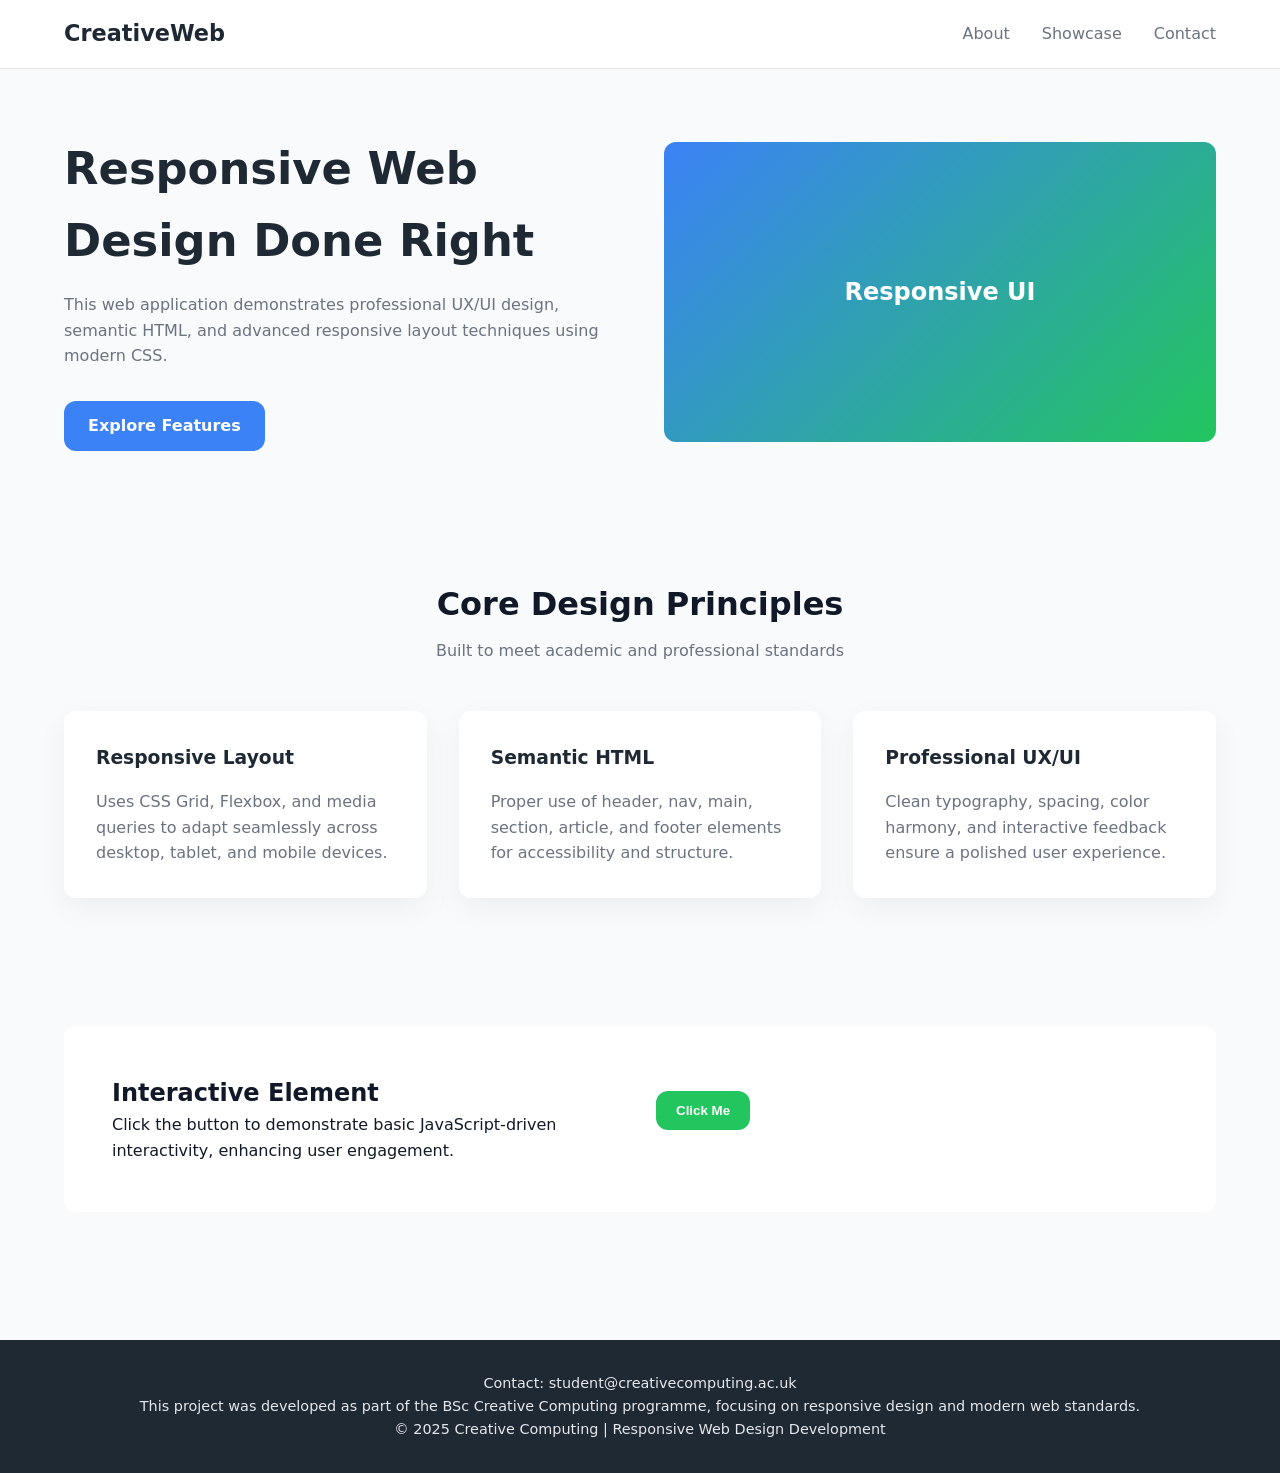
<file: index.html>
<!DOCTYPE html>
<html lang="en">
<head>
  <!-- sets character encoding -->
  <meta charset="UTF-8" />

  <!-- makes the site scale correctly on mobile -->
  <meta name="viewport" content="width=device-width, initial-scale=1.0" />

  <!-- page title shown in browser tab -->
  <title>Responsive Web App | Creative Computing</title>

  <!-- internal css styles -->
  <style>
    /* css variables for colors and spacing */
    :root {
      --primary: #1f2933;      /* main dark color */
      --secondary: #3b82f6;    /* main blue color */
      --accent: #22c55e;       /* highlight color */
      --background: #f8fafc;   /* page background */
      --text: #111827;         /* main text color */
      --muted: #6b7280;        /* soft text color */
      --radius: 12px;          /* rounded corners */
      --transition: 0.3s ease; /* smooth animations */
    }

    /* removes default spacing and sets box model */
    * {
      box-sizing: border-box;
      margin: 0;
      padding: 0;
    }

    /* base styles for the page */
    body {
      font-family: system-ui, -apple-system, BlinkMacSystemFont, "Segoe UI", Roboto, sans-serif;
      line-height: 1.6;
      color: var(--text);
      background-color: var(--background);
    }

    /* makes images responsive */
    img {
      max-width: 100%;
      display: block;
    }

    /* removes underline from links */
    a {
      text-decoration: none;
      color: inherit;
    }

    /* centers content and limits width */
    .container {
      width: 90%;
      max-width: 1200px;
      margin: auto;
    }

    /* header stays at the top when scrolling */
    header {
      background: white;
      border-bottom: 1px solid #e5e7eb;
      position: sticky;
      top: 0;
      z-index: 1000;
    }

    /* main navigation layout */
    .nav {
      display: flex;
      justify-content: space-between;
      align-items: center;
      padding: 1rem 0;
    }

    /* site logo text */
    .logo {
      font-weight: 700;
      font-size: 1.4rem;
      color: var(--primary);
    }

    /* navigation links layout */
    .nav-links {
      display: flex;
      gap: 2rem;
    }

    /* navigation link style */
    .nav-links a {
      font-weight: 500;
      color: var(--muted);
      transition: color var(--transition);
    }

    /* link hover effect */
    .nav-links a:hover {
      color: var(--secondary);
    }

    /* hamburger icon for mobile */
    .menu-toggle {
      display: none;
      font-size: 1.6rem;
      cursor: pointer;
    }

    /* hero section layout */
    .hero {
      padding: 4rem 0;
      display: grid;
      grid-template-columns: 1fr 1fr;
      align-items: center;
      gap: 3rem;
    }

    /* hero heading */
    .hero-text h1 {
      font-size: 2.8rem;
      margin-bottom: 1rem;
      color: var(--primary);
    }

    /* hero paragraph text */
    .hero-text p {
      color: var(--muted);
      margin-bottom: 2rem;
    }

    /* button style */
    .btn {
      display: inline-block;
      padding: 0.75rem 1.5rem;
      background: var(--secondary);
      color: white;
      border-radius: var(--radius);
      font-weight: 600;
      transition: transform var(--transition), box-shadow var(--transition);
    }

    /* button hover animation */
    .btn:hover {
      transform: translateY(-3px);
      box-shadow: 0 10px 20px rgba(0,0,0,0.1);
    }

    /* hero image placeholder */
    .hero-image {
      background: linear-gradient(135deg, var(--secondary), var(--accent));
      border-radius: var(--radius);
      height: 300px;
      display: flex;
      align-items: center;
      justify-content: center;
      color: white;
      font-size: 1.5rem;
      font-weight: 600;
    }

    /* general section spacing */
    section {
      padding: 4rem 0;
    }

    /* section heading layout */
    .section-title {
      text-align: center;
      margin-bottom: 3rem;
    }

    /* section heading text */
    .section-title h2 {
      font-size: 2rem;
      margin-bottom: 0.5rem;
    }

    /* section sub text */
    .section-title p {
      color: var(--muted);
    }

    /* features grid layout */
    .features {
      display: grid;
      grid-template-columns: repeat(3, 1fr);
      gap: 2rem;
    }

    /* feature card style */
    .card {
      background: white;
      padding: 2rem;
      border-radius: var(--radius);
      box-shadow: 0 10px 30px rgba(0,0,0,0.05);
      transition: transform var(--transition);
    }

    /* card hover effect */
    .card:hover {
      transform: translateY(-5px);
    }

    /* card heading */
    .card h3 {
      margin-bottom: 1rem;
      color: var(--primary);
    }

    /* card text */
    .card p {
      color: var(--muted);
    }

    /* interactive section layout */
    .interactive {
      background: white;
      border-radius: var(--radius);
      padding: 3rem;
      display: grid;
      grid-template-columns: 1fr 1fr;
      gap: 2rem;
      align-items: center;
    }

    /* interactive button style */
    .interactive button {
      background: var(--accent);
      color: white;
      border: none;
      padding: 0.75rem 1.25rem;
      border-radius: var(--radius);
      font-weight: 600;
      cursor: pointer;
      transition: background var(--transition);
    }

    /* button hover color */
    .interactive button:hover {
      background: #16a34a;
    }

    /* footer style */
    footer {
      background: var(--primary);
      color: #e5e7eb;
      padding: 2rem 0;
      margin-top: 4rem;
    }

    /* footer text */
    footer p {
      text-align: center;
      font-size: 0.9rem;
    }

    /* tablet layout changes */
    @media (max-width: 900px) {
      .hero {
        grid-template-columns: 1fr;
        text-align: center;
      }

      .features {
        grid-template-columns: 1fr 1fr;
      }

      .interactive {
        grid-template-columns: 1fr;
      }
    }

    /* mobile layout changes */
    @media (max-width: 600px) {
      .nav-links {
        display: none;
        flex-direction: column;
        background: white;
        position: absolute;
        top: 70px;
        right: 5%;
        padding: 1.5rem;
        border-radius: var(--radius);
        box-shadow: 0 10px 30px rgba(0,0,0,0.1);
      }

      /* shows menu when active */
      .nav-links.show {
        display: flex;
      }

      /* shows hamburger icon */
      .menu-toggle {
        display: block;
      }

      /* stacks feature cards */
      .features {
        grid-template-columns: 1fr;
      }
    }
  </style>
</head>
<body>

  <!-- page header -->
  <header>
    <div class="container nav">
      <!-- site logo -->
      <div class="logo">CreativeWeb</div>

      <!-- navigation links -->
      <nav class="nav-links" id="navLinks">
        <a href="about.html">About</a>
        <a href="showcase.html">Showcase</a>
        <a href="#contact">Contact</a>
      </nav>

      <!-- hamburger menu icon -->
      <div class="menu-toggle" id="menuToggle">☰</div>
    </div>
  </header>

  <!-- main page content -->
  <main class="container">

    <!-- hero section -->
    <section class="hero">
      <div class="hero-text">
        <h1>Responsive Web Design Done Right</h1>
        <p>This web application demonstrates professional UX/UI design, semantic HTML, and advanced responsive layout techniques using modern CSS.</p>
        <a href="#features" class="btn">Explore Features</a>
      </div>

      <!-- hero visual -->
      <div class="hero-image">Responsive UI</div>
    </section>

    <!-- features section -->
    <section id="features">
      <div class="section-title">
        <h2>Core Design Principles</h2>
        <p>Built to meet academic and professional standards</p>
      </div>

      <!-- feature cards -->
      <div class="features">
        <article class="card">
          <h3>Responsive Layout</h3>
          <p>Uses CSS Grid, Flexbox, and media queries to adapt seamlessly across desktop, tablet, and mobile devices.</p>
        </article>

        <article class="card">
          <h3>Semantic HTML</h3>
          <p>Proper use of header, nav, main, section, article, and footer elements for accessibility and structure.</p>
        </article>

        <article class="card">
          <h3>Professional UX/UI</h3>
          <p>Clean typography, spacing, color harmony, and interactive feedback ensure a polished user experience.</p>
        </article>
      </div>
    </section>

    <!-- interactive section -->
    <section id="interactive">
      <div class="interactive">
        <div>
          <h2>Interactive Element</h2>
          <p>Click the button to demonstrate basic JavaScript-driven interactivity, enhancing user engagement.</p>
        </div>

        <div>
          <!-- interactive button -->
          <button id="actionBtn">Click Me</button>

          <!-- output text -->
          <p id="output" style="margin-top:1rem; color: var(--muted);"></p>
        </div>
      </div>
    </section>

  </main>

  <!-- page footer -->
  <footer id="contact">
    <div class="container">
      <p>
        Contact: student@creativecomputing.ac.uk<br>
        This project was developed as part of the BSc Creative Computing programme,
        focusing on responsive design and modern web standards.<br>
        © 2025 Creative Computing | Responsive Web Design Development
      </p>
    </div>
  </footer>

  <!-- javascript logic -->
  <script>
    // gets the menu icon
    const menuToggle = document.getElementById('menuToggle');

    // gets the navigation links
    const navLinks = document.getElementById('navLinks');

    // toggles mobile menu on click
    menuToggle.addEventListener('click', () => {
      navLinks.classList.toggle('show');
    });

    // gets the button
    const button = document.getElementById('actionBtn');

    // gets the output text
    const output = document.getElementById('output');

    // shows text when button is clicked
    button.addEventListener('click', () => {
      output.textContent = 'Interaction successful! This confirms JavaScript functionality.';
    });
  </script>

</body>
</html>
</file>
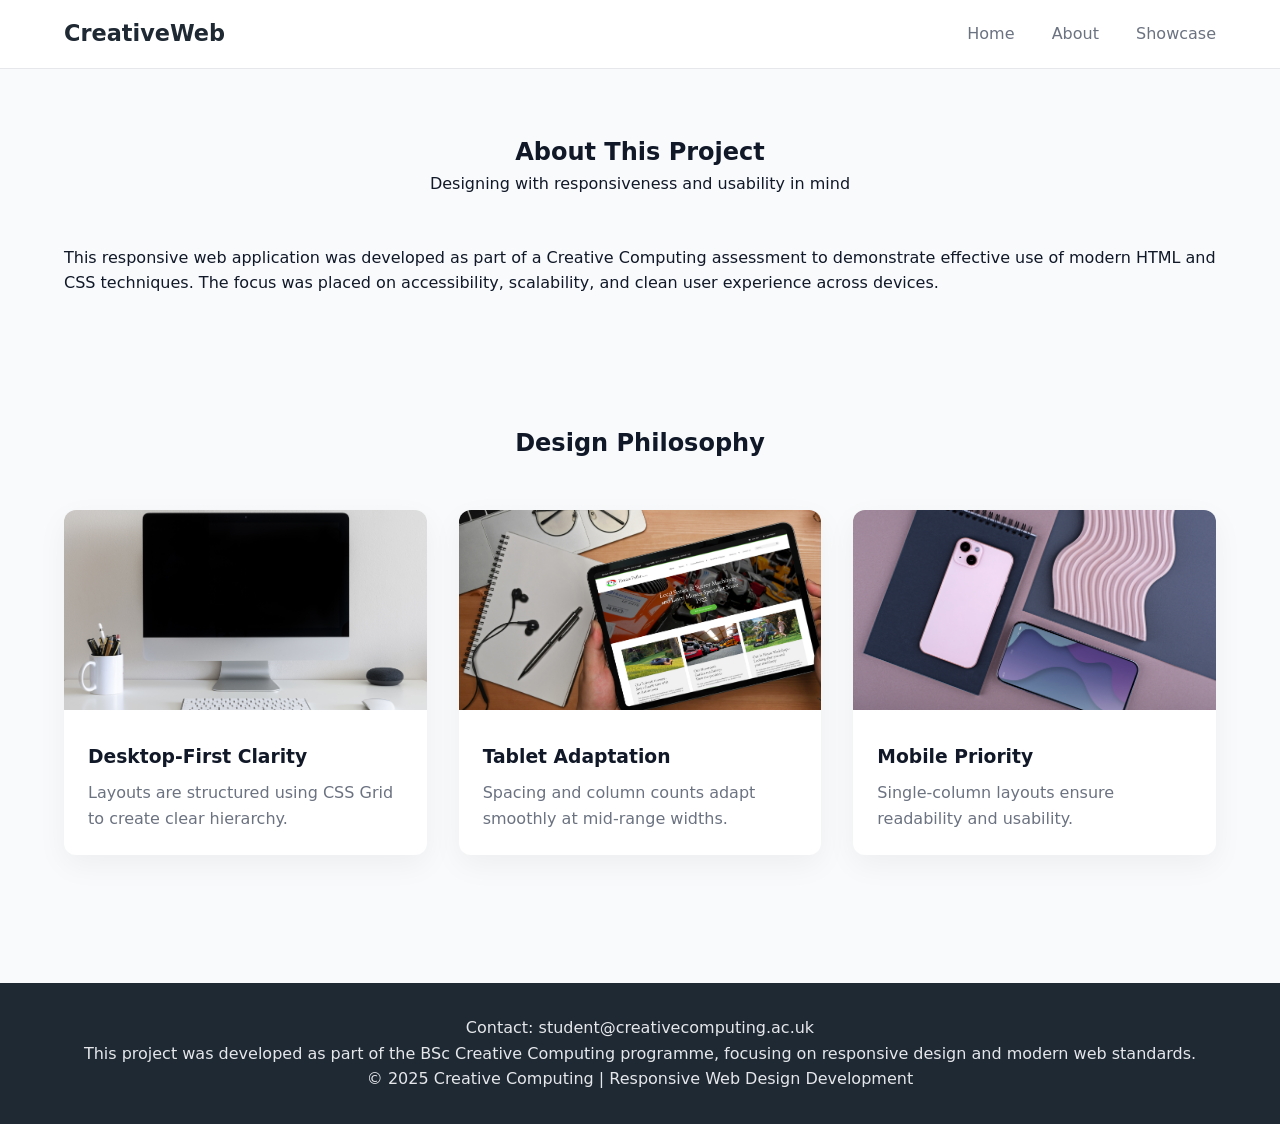
<file: about.html>
<!DOCTYPE html>
<html lang="en">
<head>
  <!-- sets character encoding -->
  <meta charset="UTF-8">

  <!-- makes page scale on mobile devices -->
  <meta name="viewport" content="width=device-width, initial-scale=1.0">

  <!-- page title shown in browser -->
  <title>About | CreativeWeb</title>

  <!-- links external css file -->
  <link rel="stylesheet" href="styles.css">
</head>
<body>

<!-- page header -->
<header>
  <div class="container nav">
    <!-- site logo -->
    <div class="logo">CreativeWeb</div>

    <!-- navigation links -->
    <nav>
      <a href="index.html">Home</a>
      <a href="about.html">About</a>
      <a href="showcase.html">Showcase</a>
    </nav>
  </div>
</header>

<!-- main page content -->
<main class="container">

  <!-- about section -->
  <section>
    <!-- section heading -->
    <div class="section-title">
      <h2>About This Project</h2>
      <p>Designing with responsiveness and usability in mind</p>
    </div>

    <!-- project description text -->
    <p>
      This responsive web application was developed as part of a Creative
      Computing assessment to demonstrate effective use of modern HTML and CSS
      techniques. The focus was placed on accessibility, scalability, and clean
      user experience across devices.
    </p>
  </section>

  <!-- design philosophy section -->
  <section>
    <!-- section heading -->
    <div class="section-title">
      <h2>Design Philosophy</h2>
    </div>

    <!-- grid layout for cards -->
    <div class="grid">

      <!-- desktop design card -->
      <div class="card">
        <!-- image for desktop layout -->
        <img src="laptop.jpg" alt="Desktop layout">

        <!-- card text content -->
        <div class="card-content">
          <h3>Desktop-First Clarity</h3>
          <p>Layouts are structured using CSS Grid to create clear hierarchy.</p>
        </div>
      </div>

      <!-- tablet design card -->
      <div class="card">
        <!-- image for tablet layout -->
        <img src="tablet.jpg" alt="Tablet layout">

        <!-- card text content -->
        <div class="card-content">
          <h3>Tablet Adaptation</h3>
          <p>Spacing and column counts adapt smoothly at mid-range widths.</p>
        </div>
      </div>

      <!-- mobile design card -->
      <div class="card">
        <!-- image for mobile layout -->
        <img src="phone.jpg" alt="Mobile layout">

        <!-- card text content -->
        <div class="card-content">
          <h3>Mobile Priority</h3>
          <p>Single-column layouts ensure readability and usability.</p>
        </div>
      </div>

    </div>
  </section>
</main>

<!-- page footer -->
<footer>
  <p>
    Contact: student@creativecomputing.ac.uk<br>
    This project was developed as part of the BSc Creative Computing programme,
    focusing on responsive design and modern web standards.<br>
    © 2025 Creative Computing | Responsive Web Design Development
  </p>
</footer>

</body>
</html>
</file>
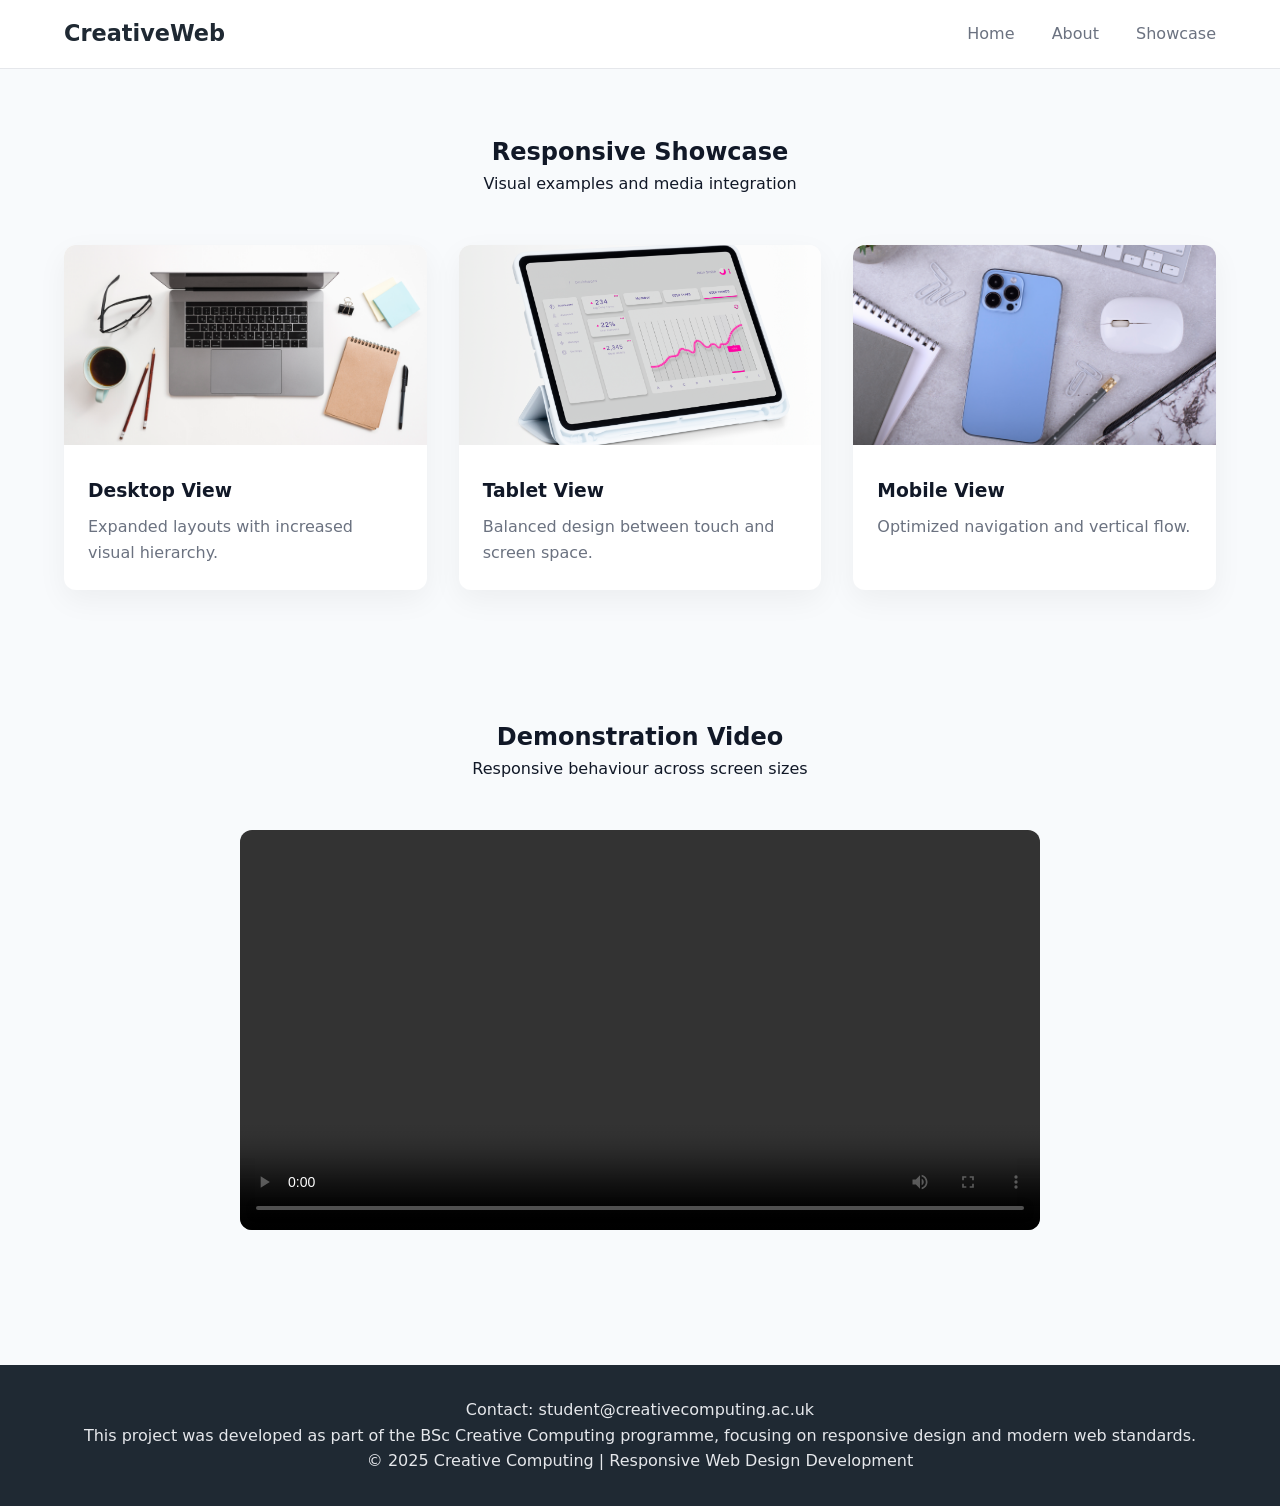
<file: showcase.html>
<!DOCTYPE html>
<html lang="en">
<head>
  <!-- sets character encoding -->
  <meta charset="UTF-8">

  <!-- allows responsive scaling on all devices -->
  <meta name="viewport" content="width=device-width, initial-scale=1.0">

  <!-- page title shown in browser tab -->
  <title>Showcase | CreativeWeb</title>

  <!-- links shared stylesheet -->
  <link rel="stylesheet" href="styles.css">
</head>
<body>

<!-- page header -->
<header>
  <div class="container nav">
    <!-- site logo -->
    <div class="logo">CreativeWeb</div>

    <!-- navigation menu -->
    <nav>
      <a href="index.html">Home</a>
      <a href="about.html">About</a>
      <a href="showcase.html">Showcase</a>
    </nav>
  </div>
</header>

<!-- main page content -->
<main class="container">

  <!-- showcase section -->
  <section>
    <!-- section heading -->
    <div class="section-title">
      <h2>Responsive Showcase</h2>
      <p>Visual examples and media integration</p>
    </div>

    <!-- grid layout for showcase cards -->
    <div class="grid">

      <!-- desktop example card -->
      <div class="card">
        <!-- desktop image -->
        <img src="laptop2.jpg" alt="Desktop UI">

        <!-- card text content -->
        <div class="card-content">
          <h3>Desktop View</h3>
          <p>Expanded layouts with increased visual hierarchy.</p>
        </div>
      </div>

      <!-- tablet example card -->
      <div class="card">
        <!-- tablet image -->
        <img src="tablet2.jpg" alt="Tablet UI">

        <!-- card text content -->
        <div class="card-content">
          <h3>Tablet View</h3>
          <p>Balanced design between touch and screen space.</p>
        </div>
      </div>

      <!-- mobile example card -->
      <div class="card">
        <!-- mobile image -->
        <img src="phone2.jpg" alt="Mobile UI">

        <!-- card text content -->
        <div class="card-content">
          <h3>Mobile View</h3>
          <p>Optimized navigation and vertical flow.</p>
        </div>
      </div>

    </div>
  </section>

  <!-- video demonstration section -->
  <section>
    <!-- section heading -->
    <div class="section-title">
      <h2>Demonstration Video</h2>
      <p>Responsive behaviour across screen sizes</p>
    </div>

    <!-- responsive video container -->
    <div class="video-wrapper">
      <!-- embedded video player -->
      <video controls>
        <!-- video source file -->
        <source src="demo.mp4" type="video/mp4">

        <!-- fallback text for unsupported browsers -->
        Your browser does not support the video tag.
      </video>
    </div>
  </section>

</main>

<!-- page footer -->
<footer>
  <p>
    Contact: student@creativecomputing.ac.uk<br>
    This project was developed as part of the BSc Creative Computing programme,
    focusing on responsive design and modern web standards.<br>
    © 2025 Creative Computing | Responsive Web Design Development
  </p>
</footer>

</body>
</html>
</file>
<file: styles.css>
/* global css variables */
:root {
  /* main dark color */
  --primary: #1f2933;

  /* main highlight color */
  --secondary: #3b82f6;

  /* accent color for buttons */
  --accent: #22c55e;

  /* page background color */
  --background: #f8fafc;

  /* main text color */
  --text: #111827;

  /* muted text color */
  --muted: #6b7280;

  /* rounded corner size */
  --radius: 12px;

  /* smooth animation timing */
  --transition: 0.3s ease;
}

/* reset spacing and sizing */
* {
  box-sizing: border-box;
  margin: 0;
  padding: 0;
}

/* base page styling */
body {
  /* system font stack */
  font-family: system-ui, -apple-system, BlinkMacSystemFont, "Segoe UI", Roboto, sans-serif;

  /* page background */
  background: var(--background);

  /* text color */
  color: var(--text);

  /* line spacing for readability */
  line-height: 1.6;
}

/* content wrapper */
.container {
  /* responsive width */
  width: 90%;

  /* max width on large screens */
  max-width: 1200px;

  /* center content */
  margin: auto;
}

/* site header */
header {
  /* white background */
  background: white;

  /* bottom border line */
  border-bottom: 1px solid #e5e7eb;
}

/* link reset */
a {
  /* remove underline */
  text-decoration: none;

  /* inherit text color */
  color: inherit;
}

/* navigation bar layout */
.nav {
  /* horizontal layout */
  display: flex;

  /* space between logo and links */
  justify-content: space-between;

  /* vertical alignment */
  align-items: center;

  /* spacing inside nav */
  padding: 1rem 0;
}

/* logo text */
.logo {
  /* bold text */
  font-weight: 700;

  /* larger size */
  font-size: 1.4rem;

  /* primary color */
  color: var(--primary);
}

/* navigation links */
nav a {
  /* space between links */
  margin-left: 2rem;

  /* medium font weight */
  font-weight: 500;

  /* muted color */
  color: var(--muted);
}

/* link hover effect */
nav a:hover {
  /* highlight color */
  color: var(--secondary);
}

/* section spacing */
section {
  /* vertical padding */
  padding: 4rem 0;
}

/* section heading wrapper */
.section-title {
  /* center text */
  text-align: center;

  /* space below title */
  margin-bottom: 3rem;
}

/* grid layout */
.grid {
  /* enable grid */
  display: grid;

  /* three equal columns */
  grid-template-columns: repeat(3, 1fr);

  /* space between items */
  gap: 2rem;
}

/* card container */
.card {
  /* white background */
  background: white;

  /* rounded corners */
  border-radius: var(--radius);

  /* hide overflow */
  overflow: hidden;

  /* soft shadow */
  box-shadow: 0 10px 30px rgba(0,0,0,0.05);

  /* hover animation */
  transition: transform var(--transition);
}

/* card hover movement */
.card:hover {
  /* lift card */
  transform: translateY(-5px);
}

/* card images */
.card img {
  /* full width */
  width: 100%;

  /* fixed height */
  height: 200px;

  /* crop image nicely */
  object-fit: cover;
}

/* card text area */
.card-content {
  /* inner spacing */
  padding: 1.5rem;
}

/* card title */
.card-content h3 {
  /* space below heading */
  margin-bottom: 0.5rem;
}

/* card paragraph */
.card-content p {
  /* muted text */
  color: var(--muted);
}

/* video container */
.video-wrapper {
  /* limit width */
  max-width: 800px;

  /* center video */
  margin: auto;
}

/* video element */
video {
  /* responsive width */
  width: 100%;

  /* rounded corners */
  border-radius: var(--radius);
}

/* footer section */
footer {
  /* dark background */
  background: var(--primary);

  /* light text */
  color: #e5e7eb;

  /* center text */
  text-align: center;

  /* vertical padding */
  padding: 2rem 0;

  /* space above footer */
  margin-top: 4rem;
}

/* =========================
   responsive layout
   ========================= */

/* tablet breakpoint */
@media (max-width: 900px) {
  /* reduce grid columns */
  .grid {
    grid-template-columns: 1fr 1fr;
  }
}

/* mobile breakpoint */
@media (max-width: 600px) {
  /* single column grid */
  .grid {
    grid-template-columns: 1fr;
  }

  /* reduce link spacing */
  nav a {
    margin-left: 1rem;
  }
}

/* =========================
   responsive navigation
   ========================= */

/* tablet nav adjustments */
@media (max-width: 900px) {

  /* smaller link spacing */
  nav a {
    margin-left: 1rem;

    /* slightly smaller text */
    font-size: 0.95rem;
  }

  /* wider container */
  .container {
    width: 95%;
  }
}

/* mobile nav layout */
@media (max-width: 600px) {

  /* stack nav items */
  .nav {
    flex-direction: column;

    /* center items */
    align-items: center;

    /* center text */
    text-align: center;
  }

  /* nav link container */
  nav {
    /* space from logo */
    margin-top: 1rem;

    /* vertical layout */
    display: flex;
    flex-direction: column;

    /* space between links */
    gap: 0.75rem;
  }

  /* mobile link styling */
  nav a {
    /* remove left margin */
    margin-left: 0;

    /* readable size */
    font-size: 1rem;
  }
}
</file>
